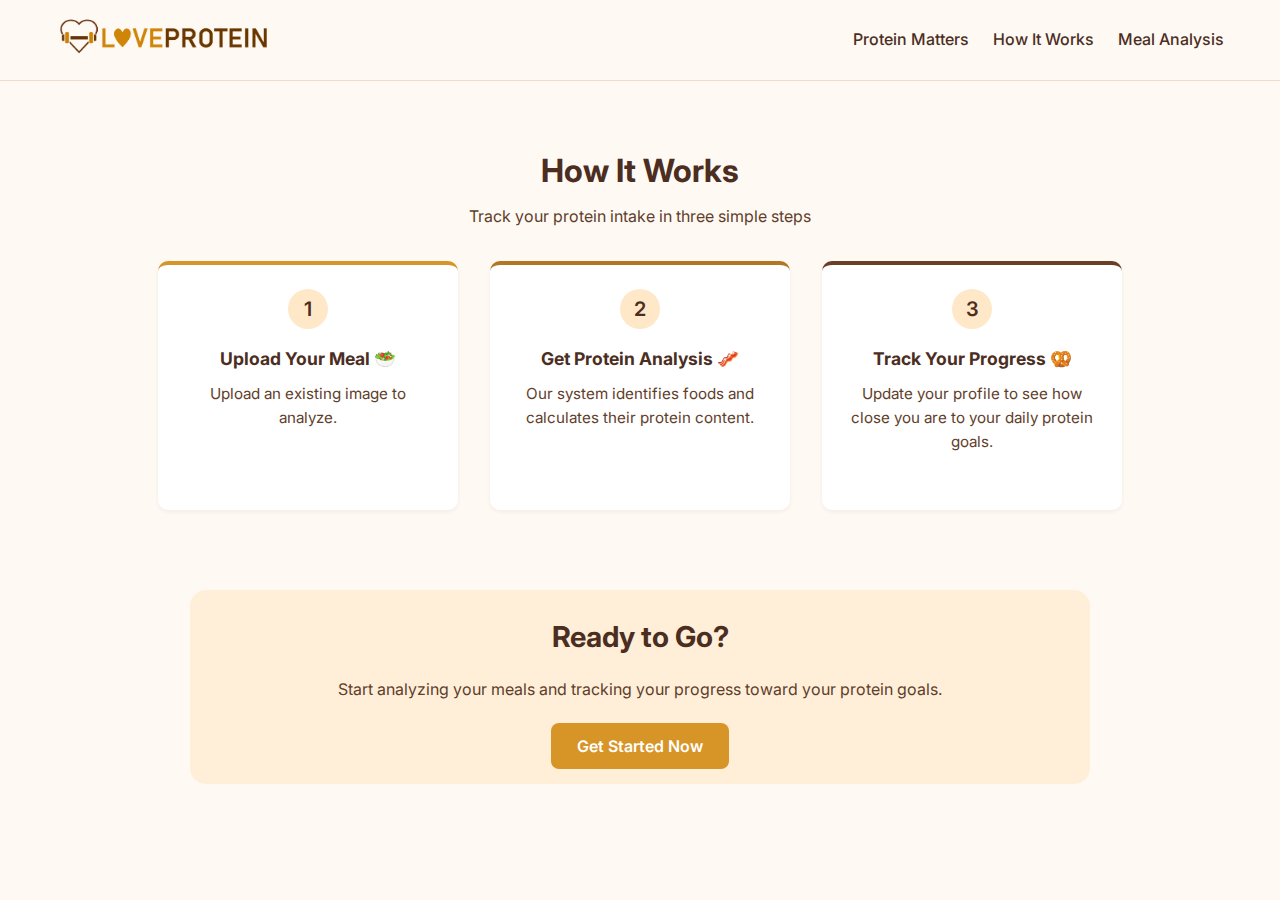
<file: index.html>
<!DOCTYPE html>
<html lang="en">
<head>
  <meta charset="UTF-8" />
  <meta name="viewport" content="width=device-width, initial-scale=1.0"/>
  <title>LoveProtein - Home</title>
  <link rel="stylesheet" href="styles.css" />
  <link href="https://fonts.googleapis.com/css2?family=Inter:wght@400;600;700&display=swap" rel="stylesheet"/>
  <!-- Google tag (gtag.js) --> 
 <script async src="https://www.googletagmanager.com/gtag/js?id=G-SW204HG4RB"></script> 
 <script> window.dataLayer = window.dataLayer || []; 
 function gtag(){dataLayer.push(arguments);} 
 gtag('js', new Date()); 
 gtag('config', 'G-SW204HG4RB'); 
 </script>
</head>
<body>
  <header class="site-header">
    <div class="container">
      <div class="logo">
        <a href="index.html">
          <img src="images/logo.png" alt="LoveProtein" />
        </a>
      </div>
      <nav class="nav-menu">
        <a href="protein.html">Protein Matters</a>  
        <a href="index.html">How It Works</a>
        <a href="analyse.html">Meal Analysis</a>
              </nav>
    </div>
  </header>

  <main class="landing-content">
    <section class="how-it-works">
      <h1>How It Works</h1>
      <p>Track your protein intake in three simple steps</p>
      <div class="steps">
        <div class="step-card">
          <div class="step-number">1</div>
          <h3>Upload Your Meal 🥗</h3>
          <p>Upload an existing image to analyze.</p>
        </div>
        <div class="step-card">
          <div class="step-number">2</div>
          <h3>Get Protein Analysis 🥓</h3>
          <p>Our system identifies foods and calculates their protein content.</p>
        </div>
        <div class="step-card">
          <div class="step-number">3</div>
          <h3>Track Your Progress 🥨</h3>
          <p>Update your profile to see how close you are to your daily protein goals.</p>
        </div>
      </div>
    </section>

    <section class="cta-box">
      <h2>Ready to Go?</h2>
      <p>Start analyzing your meals and tracking your progress toward your protein goals.</p>
      <a href="analyse.html" class="cta-button">Get Started Now</a>
    </section>
  </main>
</body>
</html>
</file>
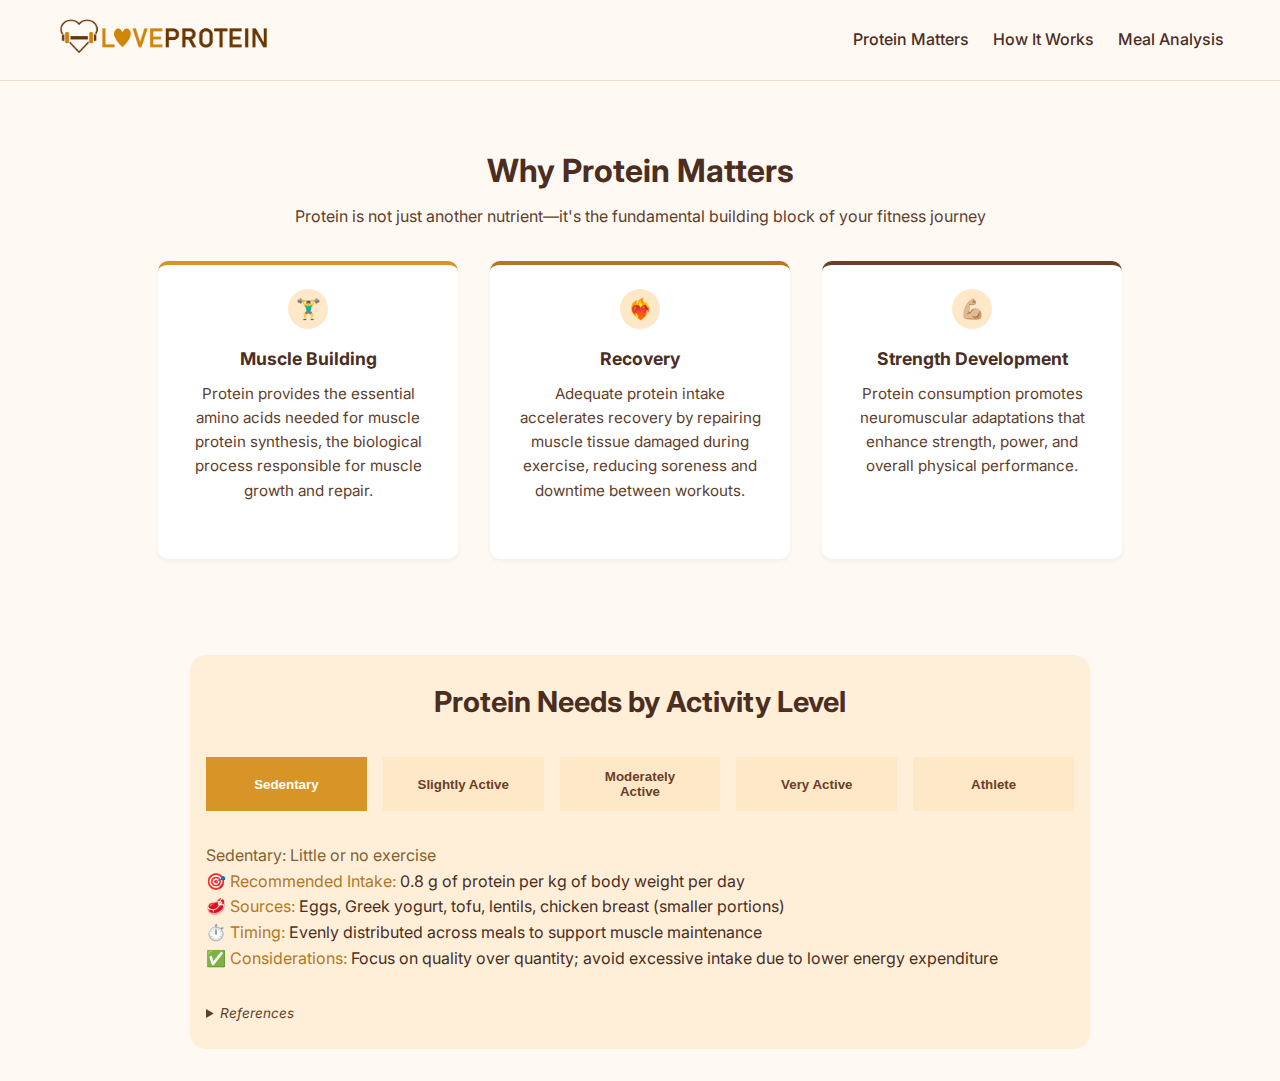
<file: protein.html>
<!DOCTYPE html>
<html lang="en">
<head>
  <meta charset="UTF-8" />
  <meta name="viewport" content="width=device-width, initial-scale=1.0"/>
  <title>LoveProtein - Home</title>
  <link rel="stylesheet" href="styles.css" />
  <link href="https://fonts.googleapis.com/css2?family=Inter:wght@400;600;700&display=swap" rel="stylesheet"/>
  <!-- Google tag (gtag.js) --> 
 <script async src="https://www.googletagmanager.com/gtag/js?id=G-SW204HG4RB"></script> 
 <script> window.dataLayer = window.dataLayer || []; 
 function gtag(){dataLayer.push(arguments);} 
 gtag('js', new Date()); 
 gtag('config', 'G-SW204HG4RB'); 
 </script>
</head>
<body>
  <header class="site-header">
    <div class="container">
      <div class="logo">
        <a href="index.html">
          <img src="images/logo.png" alt="LoveProtein" />
        </a>
      </div>
      <nav class="nav-menu">
        <a href="protein.html">Protein Matters</a>  
        <a href="index.html">How It Works</a>
        <a href="analyse.html">Meal Analysis</a>
      </nav>
    </div>
  </header>

  <main class="landing-content">
    <section class="how-it-works">
      <h1>Why Protein Matters</h1>
      <p>Protein is not just another nutrient—it's the fundamental building block of your fitness journey</p>
      <div class="steps">
        <div class="step-card">
          <div class="step-number">🏋️‍♂️</i></div>
          <h3>Muscle Building</h3>
          <p>Protein provides the essential amino acids needed for muscle protein synthesis, the biological process responsible for muscle growth and repair.</p>
        </div>
        <div class="step-card">
          <div class="step-number">❤️‍🔥</div>
          <h3>Recovery</h3>
          <p>Adequate protein intake accelerates recovery by repairing muscle tissue damaged during exercise, reducing soreness and downtime between workouts.</p>
        </div>
        <div class="step-card">
          <div class="step-number">💪🏼</div>
          <h3>Strength Development</h3>
          <p>Protein consumption promotes neuromuscular adaptations that enhance strength, power, and overall physical performance.</p>
        </div>
      </div>
    </section>

<!-- NOTE: PERHAPS CAN DELETE
    <section class="cta-box">
      <h2>Protein's Role in Muscle Recovery</h2>
      <h3> Repair & Rebuild</h3>
      <p>Exercise creates microtears in muscle fibers. Protein provides the amino acids necessary to repair these tears, making muscles stronger and more resilient than before.
      </p>  
      <h3>Reduce Inflammation</h3>
      <p>Certain amino acids in protein help reduce exercise-induced inflammation, minimizing soreness and accelerating the recovery process.
      </p>
      <h3>Replenish Glycogen</h3>
      <p>When consumed alongside carbohydrates post-workout, protein enhances glycogen restoration, preparing your muscles for your next training session.
      </p>
    </section> -->

    <!-- tabbed section is here -->
    <!-- <section class="protein-tabs-section" style="max-width: 900px; margin: 2rem auto; background-color: #FFF9F4; border-radius: 1rem; padding: 1.5rem 1rem;"> -->
        <section class="protein-tabs-section" style="
        max-width: 900px;
        margin: 2rem auto;
        background-color: #FFEFD9; /* from .cta-box */
        border-radius: 1rem;
        padding: 1.5rem 1rem; /* same padding as .cta-box */
        text-align: left; /* override unwanted center alignment */
      ">    
        <h2 style="text-align: center; color: #4B2E1F; margin-bottom: 2rem;font-size: 1.8rem;">Protein Needs by Activity Level</h2>
        <div class="fitness-level-tabs">
          <button class="profile-tab active" data-tab="sedentary">Sedentary</button>
          <button class="profile-tab" data-tab="lightly-active">Slightly Active</button>
          <button class="profile-tab" data-tab="moderately-active">Moderately Active</button>
          <button class="profile-tab" data-tab="very-active">Very Active</button>
          <button class="profile-tab" data-tab="athlete">Athlete</button>
        </div>
      
        <div class="tab-content">
      
          <!-- Sedentary -->
          <div class="tab-panel" id="sedentary" style="display: none;">
            <p><span style="color:#85602e;">Sedentary: Little or no exercise</p>
            <p><span style="color:#B37724;">🎯 Recommended Intake:</span> 0.8 g of protein per kg of body weight per day</p>
            <p><span style="color:#B37724;">🥩 Sources:</span> Eggs, Greek yogurt, tofu, lentils, chicken breast (smaller portions)</p>
            <p><span style="color:#B37724;">⏱️ Timing:</span> Evenly distributed across meals to support muscle maintenance</p>
            <p><span style="color:#B37724;">✅ Considerations:</span> Focus on quality over quantity; avoid excessive intake due to lower energy expenditure</p>
          </div>
      
          <!-- Lightly Active -->
          <div class="tab-panel" id="lightly-active" style="display: none;">
            <p><span style="color:#85602e;">Slightly Active: Exercise 1–2 days/week</p>
            <p><span style="color:#B37724;">🎯 Recommended Intake:</span> 1.0–1.2 g/kg/day</p>
            <p><span style="color:#B37724;">🥩 Sources:</span> Fish, dairy, beans, lean meats, tempeh</p>
            <p><span style="color:#B37724;">⏱️ Timing:</span> Include protein in breakfast and post-light workout snacks</p>
            <p><span style="color:#B37724;">✅ Considerations:</span> Prioritize balanced meals with lean protein to support muscle upkeep and prevent snacking.</p>
          </div>
      
          <!-- Moderately Active -->
          <div class="tab-panel" id="moderately-active" style="display: none;">
            <p><span style="color:#85602e;">Moderately Active: Exercise 3-5 days/week</p>
            <p><span style="color:#B37724;">🎯 Recommended Intake:</span> 1.2–1.6 g/kg/day</p>
            <p><span style="color:#B37724;">🥩 Sources:</span> Chicken, tuna, cottage cheese, quinoa, legumes</p>
            <p><span style="color:#B37724;">⏱️ Timing:</span> 20–30g within 30 minutes post-workout recommended</p>
            <p><span style="color:#B37724;">✅ Considerations:</span> Space protein intake across meals and snacks to support muscle repair and daily energy demands.</p>
          </div>
      
          <!-- Very Active -->
          <div class="tab-panel" id="very-active" style="display: none;">
            <p><span style="color:#85602e;">Very Active: Exercise 6-7 days/week</p>
            <p><span style="color:#B37724;">🎯 Recommended Intake:</span> 1.6–2.0 g/kg/day</p>
            <p><span style="color:#B37724;">🥩 Sources:</span> Lean beef, turkey, protein shakes, lentil pasta, eggs</p>
            <p><span style="color:#B37724;">⏱️ Timing:</span> Post-exercise within 45 minutes; include casein before bed for overnight synthesis</p>
            <p><span style="color:#B37724;">✅ Considerations:</span>  Increase intake around training windows to maximize recovery, performance, and muscle adaptation.</p>
          </div>
      
          <!-- Athlete -->
          <div class="tab-panel" id="athlete" style="display: none;">
            <p><span style="color:#85602e;">Athlete: Exercise twice daily or intense training</p>
            <p><span style="color:#B37724;">🎯 Recommended Intake:</span> 1.8–2.2 g/kg/day</p>
            <p><span style="color:#B37724;">🥩 Sources:</span> Whey protein, salmon, lean meats, eggs, legumes</p>
            <p><span style="color:#B37724;">⏱️ Timing:</span> Strategic timing before/after workouts; spread intake across 4–6 meals</p>
            <p><span style="color:#B37724;">✅ Considerations:</span> Focus on muscle repair, immune support, and adaptation to high training load</p>
          </div>
      
        </div>
      
        <details style="margin-top: 2rem; font-size: 0.85rem; font-style: italic; color: #5F3E2A;">
          <summary>References</summary>
          <ul style="padding-left: 1.2rem; margin-top: 0.5rem;">
            <li>World Health Organization. (2007). Protein and Amino Acid Requirements in Human Nutrition.</li>
            <li>American College of Sports Medicine. (2016). Nutrition and Athletic Performance.</li>
            <li>Academy of Nutrition and Dietetics. (2016). Position on Nutrition for Athletic Performance.</li>
            <li>Jäger et al. (2017). International Society of Sports Nutrition position stand: protein and exercise. <em>Journal of the International Society of Sports Nutrition</em>.</li>
          </ul>
        </details>
      </section>
    
      
      <!-- SCRIPT for tabbed section is here -->
      <script>
        document.addEventListener("DOMContentLoaded", function () {
          const tabButtons = document.querySelectorAll(".profile-tab");
          const tabPanels = document.querySelectorAll(".tab-panel");
      
          function showPanel(tabId) {
            // Show/hide the relevant content panels
            tabPanels.forEach(panel => {
              panel.style.display = panel.id === tabId ? "block" : "none";
            });
      
            // Toggle the active class on the tabs
            tabButtons.forEach(button => {
              button.classList.toggle("active", button.dataset.tab === tabId);
            });
          }
      
          // Show the first tab and panel by default
          if (tabButtons.length > 0) {
            showPanel(tabButtons[0].dataset.tab);
          }
      
          // Add click event listeners
          tabButtons.forEach(button => {
            button.addEventListener("click", () => {
              showPanel(button.dataset.tab);
            });
          });
        });
      </script>
      
      
  </main>
</body>
</html>
</file>
<file: styles.css>
/* Reset and base styles */
* {
  margin: 0;
  padding: 0;
  box-sizing: border-box;
}

body {
  font-family: 'Inter', sans-serif;
  background-color: #FFF9F4; /* Soft background */
  color: #4B2E1F; /* Rich brown text */
  line-height: 1.6;
}

/* Container */
.container {
  max-width: 1200px;
  margin: 0 auto;
  padding: 0 1rem;
}

/* Header */
.site-header {
  background-color: #FFF9F4;
  border-bottom: 1px solid #EEDDCB;
  padding: 1rem 0;
}

.site-header .container {
  display: flex;
  align-items: center;
  justify-content: space-between;
}

.logo img {
  height: 40px;
}

.nav-menu {
  display: flex;
  gap: 1.5rem;
}

.nav-menu a {
  text-decoration: none;
  color: #4B2E1F;
  font-weight: 500;
  position: relative;
  padding: 0.5rem 0;
}

.nav-menu a::after {
  content: '';
  position: absolute;
  width: 0%;
  height: 2px;
  bottom: 0;
  left: 0;
  background-color: #D89527;
  transition: width 0.3s;
}

.nav-menu a:hover::after {
  width: 100%;
}

/* How It Works Section */
.how-it-works {
  text-align: center;
  padding: 4rem 1rem;
}

.how-it-works h1 {
  font-size: 2rem;
  font-weight: 700;
  color: #4B2E1F;
  margin-bottom: 0.5rem;
}

.how-it-works p {
  font-size: 1rem;
  color: #5F3E2A;
  margin-bottom: 2rem;
}

/* Step Cards */
.steps {
  display: flex;
  flex-wrap: wrap;
  justify-content: center;
  gap: 2rem;
}

.step-card {
  background: #ffffff;
  border-radius: 10px;
  padding: 1.5rem;
  max-width: 300px;
  border-top: 4px solid #EEDDCB;
  box-shadow: 0 2px 4px rgba(0, 0, 0, 0.05);
  transition: transform 0.2s ease;
}

.step-card:hover {
  transform: translateY(-5px);
}

.step-number {
  width: 40px;
  height: 40px;
  border-radius: 50%;
  background: #FFE8C8;
  display: flex;
  align-items: center;
  justify-content: center;
  font-weight: 600;
  margin: 0 auto 1rem;
  font-size: 1.25rem;
  color: #4B2E1F;
}

.step-card:nth-child(1) {
  border-top-color: #D89527;
}
.step-card:nth-child(2) {
  border-top-color: #B37724;
}
.step-card:nth-child(3) {
  border-top-color: #6B3E26;
}

.step-card h3 {
  font-weight: 700;
  font-size: 1.1rem;
  color: #4B2E1F;
  margin-bottom: 0.5rem;
}

.step-card p {
  color: #5F3E2A;
  font-size: 0.95rem;
}

/* Call to Action Box */
.cta-box {
  background-color: #FFEFD9;
  text-align: center;
  padding: 1.5rem 1rem;
  border-radius: 1rem;
  margin: 1rem auto 2rem;
  max-width: 900px;
}

.cta-box h2 {
  font-size: 1.8rem;
  color: #4B2E1F;
  margin-bottom: 1rem;
}

.cta-box p {
  color: #5F3E2A;
  font-size: 1rem;
  margin-bottom: 2rem;
}

/* CTA Buttons */
.cta-button {
  background-color: #D89527;
  color: #fff;
  padding: 0.8rem 1.6rem;
  border: none;
  border-radius: 8px;
  text-decoration: none;
  font-weight: 600;
  font-size: 1rem;
  transition: background-color 0.3s ease;
  cursor: pointer;
}

.cta-button:hover {
  background-color: #C87F19;
}

/* Secondary Button (used for upload image) */
.cta-button.secondary {
  background-color: #D89527;
}

.cta-button.secondary:hover {
  background-color: #C87F19;
}

/* Tertiary Button (used for change image) */
.cta-button.tertiary {
  background-color: #B37724;
}

.cta-button.tertiary:hover {
  background-color: #935E1D;
}


/* Upload Section */
.upload-box {
  background-color: #FFF9F4;
  border: 2px dashed #D89527;
  border-radius: 12px;
  padding: 2rem;
  text-align: center;
  margin: 2rem auto;
  max-width: 500px;
  transition: border-color 0.3s ease;
}

.upload-box:hover {
  border-color: #C87F19;
}

.upload-box p {
  color: #4B2E1F;
  font-size: 1.1rem;
  margin-bottom: 1.5rem;
}

.camera-icon {
  width: 60px;
  margin-bottom: 1rem;
}

.button-group {
  display: flex;
  justify-content: center;
  gap: 1rem;
}

input[type="file"] {
  display: none;
}

#imagePreviewContainer {
  display: flex;
  justify-content: center;
  align-items: center;
  margin-top: 1em;
}

#imagePreview {
  max-width: 100%;
  height: auto;
  display: none;
  border-radius: 8px;
  box-shadow: 0 2px 6px rgba(0, 0, 0, 0.1);
}


/* Progress Bar */
.progress-container {
  margin: 2rem 0;
  padding: 0 1rem;
}

.progress-label {
  font-weight: 600;
  margin-bottom: 0.5rem;
  color: #4B2E1F;
}

.progress-bar {
  width: 100%;
  height: 12px;
  background-color: #DDE1DD;
  border-radius: 6px;
  overflow: hidden;
}

.progress-bar-fill {
  height: 100%;
  background-color: #6B3E26;
  width: 75%; /* Example default */
  border-radius: 6px 0 0 6px;
  transition: width 0.3s ease-in-out;
}

/* Meal Result Table */
.meal-results {
  margin: 2rem auto;
  max-width: 900px;
  background-color: #ffffff;
  border: 1px solid #EEDDCB;
  border-radius: 12px;
  padding: 2rem;
}

.meal-results table {
  width: 100%;
  border-collapse: collapse;
}

.meal-results th,
.meal-results td {
  padding: 0.75rem;
  border-bottom: 1px solid #F3E6D4;
  text-align: left;
  color: #4B2E1F;
}

.meal-results th {
  background-color: #FFF3E0;
  font-weight: 600;
}

.meal-results td input[type="text"],
.meal-results td input[type="number"] {
  width: 100%;
  padding: 0.4rem;
  border: 1px solid #EEDDCB;
  border-radius: 6px;
  background-color: #FFF9F4;
  color: #4B2E1F;
}

.total-protein {
  font-weight: 700;
  text-align: right;
  margin-top: 1rem;
  color: #6B3E26;
}

#remainingProtein {
  font-size: 1.1rem;
  text-align: center;
}

.protein-bars-container {
  margin-top: 2rem;
}

.protein-bar-row {
  margin-bottom: 0.5rem;
}

.protein-label {
  margin-bottom: 0.25rem;
  font-weight: 600;
  color: #4B2E1F;
}

.protein-bar {
  height: 16px;
  background-color: #D89527;
  border-radius: 8px;
  transition: width 0.3s ease;
}

/* Form Styling */
/* Form Inputs and Selects in #userForm */
#userForm input[type="number"],
#userForm select {
  appearance: none;
  -webkit-appearance: none;
  -moz-appearance: none;
  width: 100%;
  padding: 0.6rem 1rem;
  font-size: 1rem;
  background-color: #FFF9F4;
  color: #4B2E1F;
  border: 1px solid #EEDDCB;
  border-radius: 8px;
  margin-bottom: 1rem;
  box-sizing: border-box;
  font-family: 'Inter', sans-serif;
}

/* Custom dropdown arrow for select */
#userForm select {
  background-image: url("data:image/svg+xml,%3Csvg%20width%3D'10'%20height%3D'6'%20viewBox%3D'0%200%2010%206'%20xmlns%3D'http://www.w3.org/2000/svg'%3E%3Cpath%20d%3D'M0%200l5%206%205-6z'%20fill%3D'%234B2E1F'/%3E%3C/svg%3E");
  background-repeat: no-repeat;
  background-position: right 1rem center;
  background-size: 10px;
  cursor: pointer;
}

/* Focus effect for inputs and dropdowns */
#userForm input[type="number"]:focus,
#userForm select:focus {
  outline: none;
  border-color: #D89527;
  box-shadow: 0 0 0 2px rgba(216, 149, 39, 0.2);
}


/* Tab Button Styles */
.fitness-level-tabs {
  display: flex;
  gap: 1rem;
  margin-bottom: 2rem;
}

.tab-button {
  padding: 1rem 2rem;
  background-color: #D89527;
  color: #fff;
  border: none;
  border-radius: 8px;
  font-size: 1rem;
  cursor: pointer;
  transition: background-color 0.3s ease;
}

.tab-button:hover {
  background-color: #C87F19;
}



/* ===== FOR TABBED SECTION ===== */
.profile-tabs {
  display: flex;
  flex-wrap: wrap;
  justify-content: center;
  margin-bottom: 2rem;
  background-color: #F0ECE6;
  border-radius: 8px;
  overflow: hidden;
  box-shadow: 0 2px 5px rgba(0, 0, 0, 0.05);
}

/* ===== ALL TABS ===== */
.profile-tab {
  flex: 1 1 160px;
  min-width: 160px;
  padding: 0.75rem 1.5rem;
  border: none;
  background-color: transparent;
  color: #4B2E1F;
  font-weight: 600;
  text-align: center;
  cursor: pointer;
  transition:
    background-color 0.3s ease,
    transform 0.2s ease,
    box-shadow 0.2s ease,
    filter 0.3s ease;
}

/* ===== INACTIVE TABS: Dim them by default */
.profile-tab:not(.active) {
  background-color: #FFE8C8; /* matches step-circle background */
  color: #6B3E26;
}

/* ===== HOVER EFFECT on INACTIVE tabs ===== */
.profile-tab:not(.active):hover {
  transform: scale(1.04);
  box-shadow: 0 4px 10px rgba(0, 0, 0, 0.1);
}

/* ===== ACTIVE TAB ===== */
.profile-tab.active {
  background-color: #D89527;
  color: #fff;
  filter: none;
  z-index: 1;
}
</file>
